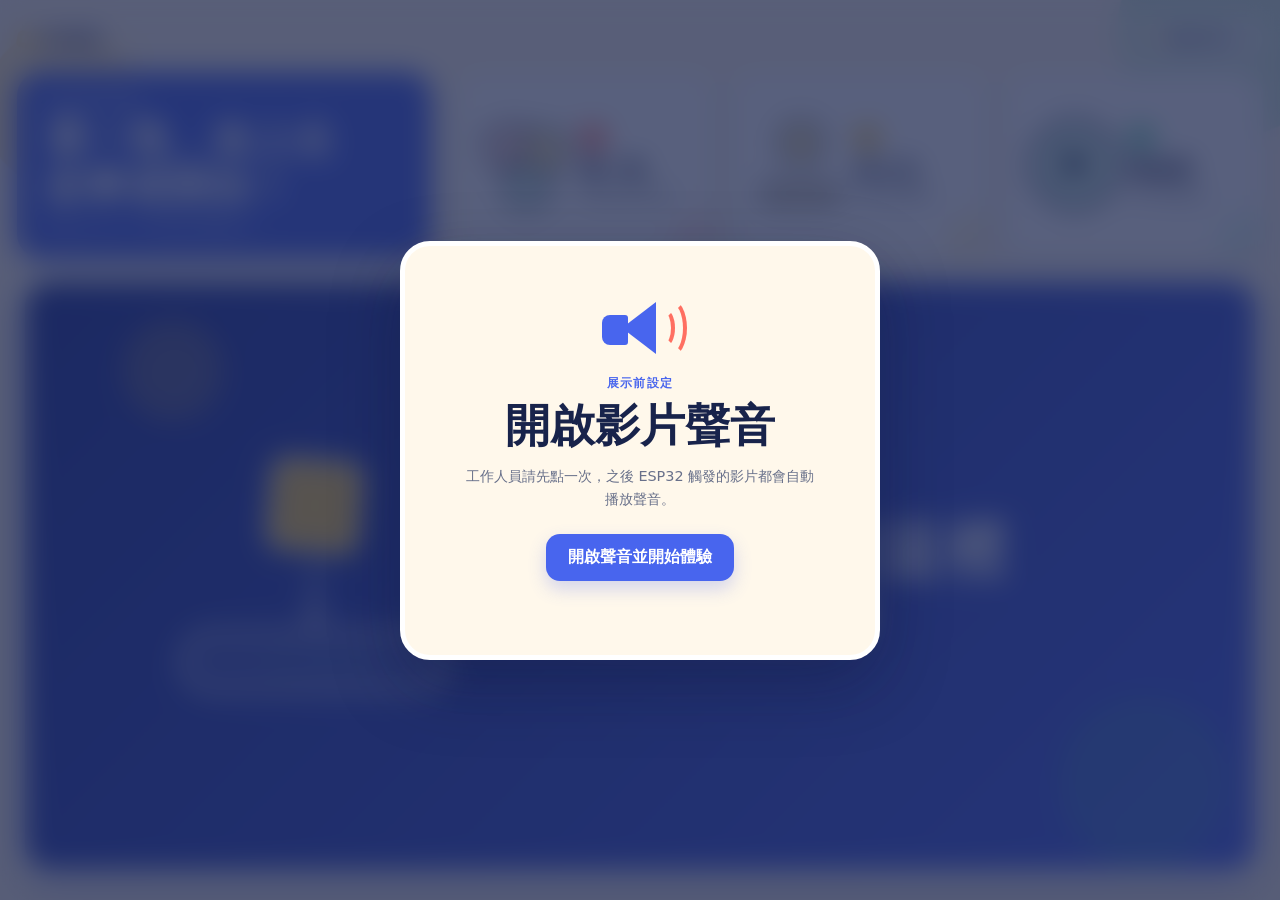
<file: index.html>
<!doctype html>
<html lang="zh-Hant">
  <head>
    <meta charset="utf-8" />
    <meta name="viewport" content="width=device-width, initial-scale=1" />
    <meta name="theme-color" content="#fff8eb" />
    <meta name="apple-mobile-web-app-capable" content="yes" />
    <meta name="apple-mobile-web-app-status-bar-style" content="black-translucent" />
    <title>板塊互動故事牆</title>
    <meta name="description" content="選一塊、放上去，故事就開始。" />
    <link rel="stylesheet" href="styles.css" />
  </head>
  <body>
    <section class="sound-setup" id="soundSetup" aria-labelledby="soundTitle">
      <div class="sound-panel">
        <div class="speaker-mark" aria-hidden="true"><i></i><i></i></div>
        <p class="sound-label">展示前設定</p>
        <h2 id="soundTitle">開啟影片聲音</h2>
        <span>工作人員請先點一次，之後 ESP32 觸發的影片都會自動播放聲音。</span>
        <button id="enableSoundButton" type="button">開啟聲音並開始體驗</button>
        <small id="soundError" aria-live="polite"></small>
      </div>
    </section>

    <main class="shell">
      <header class="topbar">
        <div class="welcome">
          <span class="welcome-mark" aria-hidden="true"></span>
          <span>歡迎體驗</span>
        </div>
        <div class="connection" aria-live="polite">
          <span class="status-dot" aria-hidden="true"></span>
          <span id="connectionText">體驗準備中…</span>
        </div>
      </header>

      <section class="guide" aria-labelledby="guideTitle">
        <div class="guide-title">
          <p>板塊互動故事牆</p>
          <h1 id="guideTitle">選一塊，放上去<br />故事就開始！</h1>
          <span>每次放一塊，平平地貼在感應區上。</span>
        </div>

        <ol class="steps" aria-label="體驗步驟">
          <li class="step step-one">
            <div class="step-icon pick-icon" aria-hidden="true">
              <i></i><i></i><i></i>
            </div>
            <div class="step-copy">
              <span>1</span>
              <strong>選一塊</strong>
              <small>挑選喜歡的板塊</small>
            </div>
          </li>
          <li class="step step-two">
            <div class="step-icon place-icon" aria-hidden="true">
              <i></i><b></b>
            </div>
            <div class="step-copy">
              <span>2</span>
              <strong>放上去</strong>
              <small>平放在感應區</small>
            </div>
          </li>
          <li class="step step-three">
            <div class="step-icon play-icon" aria-hidden="true">
              <i></i>
            </div>
            <div class="step-copy">
              <span>3</span>
              <strong>看故事</strong>
              <small>影片自動播放</small>
            </div>
          </li>
        </ol>
      </section>

      <section class="stage" aria-label="故事影片播放區">
        <video
          id="mainVideo"
          playsinline
          muted
          preload="auto"
          aria-label="目前播放的故事影片"
        ></video>

        <div class="idle-state">
          <div class="place-visual" aria-hidden="true">
            <div class="floating-tile"><i></i></div>
            <div class="down-arrow"></div>
            <div class="sensor-pad"><i></i><i></i><i></i></div>
          </div>
          <div class="idle-copy">
            <p>把板塊放在這裡</p>
            <span>沒有播放？拿起來，再平放一次就可以囉！</span>
          </div>
        </div>

        <div class="finished-state" aria-live="polite">
          <div class="finished-mark" aria-hidden="true"><i></i></div>
          <p>故事看完囉！</p>
          <span>請拿起板塊，再選一塊繼續體驗</span>
        </div>

        <div class="playing-badge" aria-hidden="true">
          <i></i><span>故事播放中</span>
        </div>
      </section>
    </main>

    <noscript>請啟用 JavaScript 以開始體驗。</noscript>
    <script src="vendor/mqtt.min.js"></script>
    <script src="app.js"></script>
  </body>
</html>
</file>
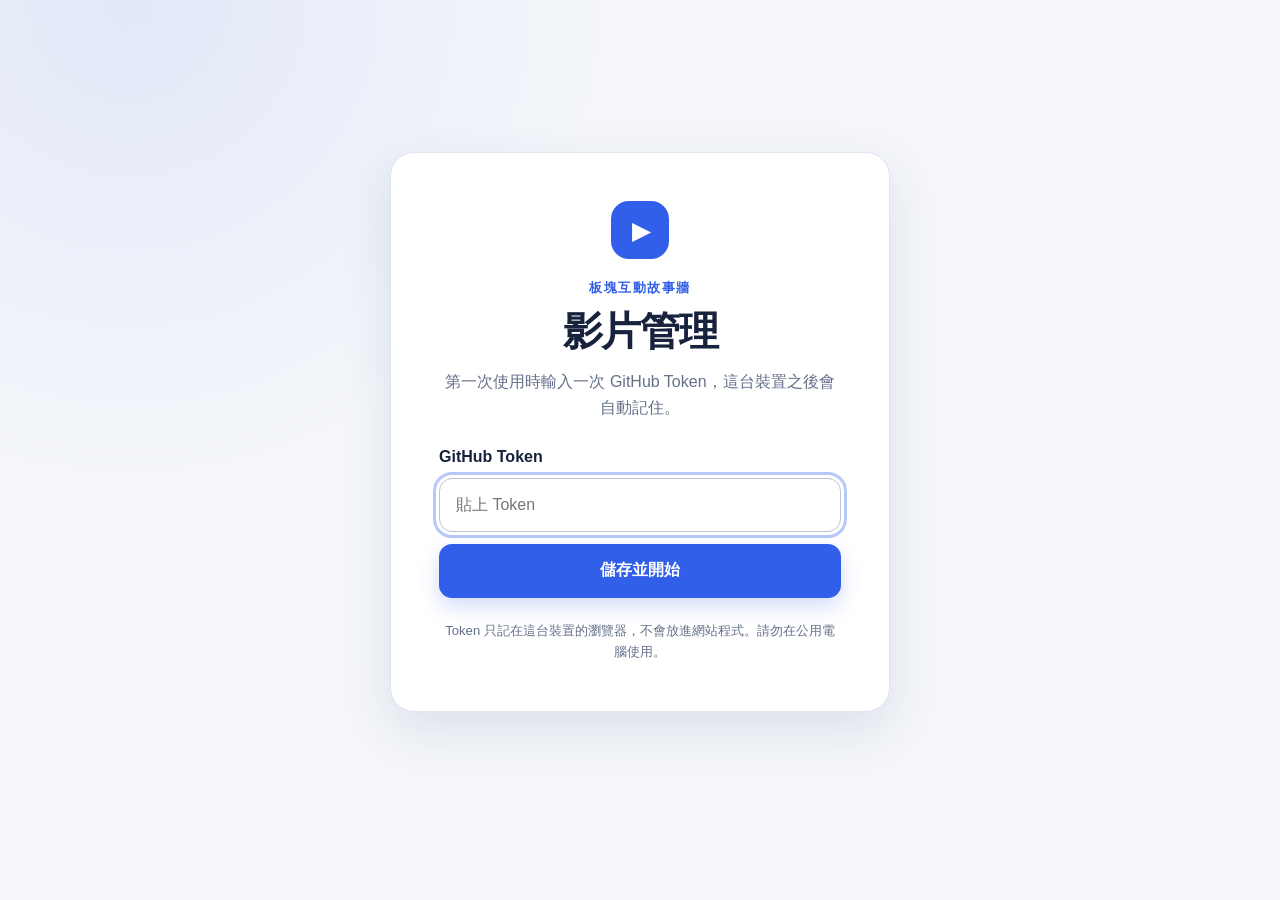
<file: admin.html>
<!doctype html>
<html lang="zh-Hant">
  <head>
    <meta charset="utf-8">
    <meta name="viewport" content="width=device-width, initial-scale=1, viewport-fit=cover">
    <meta name="robots" content="noindex, nofollow">
    <meta name="referrer" content="no-referrer">
    <meta http-equiv="Content-Security-Policy" content="default-src 'self'; connect-src 'self' https://api.github.com; img-src 'self' data:; media-src 'self' blob: https://raw.githubusercontent.com; style-src 'self'; script-src 'self'; base-uri 'none'; form-action 'none'">
    <title>更新展示影片</title>
    <link rel="icon" href="data:,">
    <link rel="stylesheet" href="admin.css?v=4">
    <script src="admin.js?v=4" defer></script>
  </head>
  <body>
    <div class="page-shell">
      <section id="bootScreen" class="center-card" aria-live="polite">
        <div class="spinner" aria-hidden="true"></div>
        <p>正在開啟影片管理…</p>
      </section>

      <section id="tokenScreen" class="center-card" hidden>
        <div class="brand-mark" aria-hidden="true">▶</div>
        <p class="eyebrow">板塊互動故事牆</p>
        <h1>影片管理</h1>
        <p class="lead">第一次使用時輸入一次 GitHub Token，這台裝置之後會自動記住。</p>

        <form id="tokenForm" class="token-form">
          <label for="tokenInput">GitHub Token</label>
          <input
            id="tokenInput"
            name="token"
            type="password"
            autocomplete="off"
            autocapitalize="none"
            spellcheck="false"
            placeholder="貼上 Token"
            required
          >
          <button id="saveTokenButton" class="primary-button" type="submit">儲存並開始</button>
        </form>

        <p id="tokenMessage" class="message" role="alert" hidden></p>
        <p class="privacy-note">Token 只記在這台裝置的瀏覽器，不會放進網站程式。請勿在公用電腦使用。</p>
      </section>

      <main id="managerScreen" class="manager" hidden>
        <header class="topbar">
          <div>
            <p class="eyebrow">板塊互動故事牆</p>
            <h1>更新展示影片</h1>
          </div>
          <button id="changeTokenButton" class="text-button" type="button">更換 Token</button>
        </header>

        <p class="intro">選好要更換的編號，再選擇新影片。網站會自動轉成適合 iPad 的格式。</p>

        <section class="step-card" aria-labelledby="choose-node-title">
          <div class="step-heading">
            <span class="step-number" aria-hidden="true">1</span>
            <div>
              <h2 id="choose-node-title">選擇要換第幾個影片</h2>
              <p>影片編號會對應牆上的三個板塊。</p>
            </div>
          </div>

          <fieldset class="node-picker">
            <legend class="visually-hidden">選擇影片編號</legend>
            <input id="node1" type="radio" name="node" value="1" checked>
            <label for="node1"><span>1</span>影片 1</label>
            <input id="node2" type="radio" name="node" value="2">
            <label for="node2"><span>2</span>影片 2</label>
            <input id="node3" type="radio" name="node" value="3">
            <label for="node3"><span>3</span>影片 3</label>
          </fieldset>

          <div class="current-video">
            <div class="section-label-row">
              <p>目前的影片 <strong id="currentNodeLabel">1</strong></p>
              <span id="currentVideoInfo" class="file-info">讀取中…</span>
            </div>
            <video id="currentVideo" controls playsinline preload="metadata"></video>
            <p id="currentVideoMissing" class="empty-message" hidden>這個位置目前沒有影片，可以直接上傳。</p>
          </div>
        </section>

        <section class="step-card" aria-labelledby="choose-file-title">
          <div class="step-heading">
            <span class="step-number" aria-hidden="true">2</span>
            <div>
              <h2 id="choose-file-title">選擇新的影片</h2>
              <p>MP4、MOV、MKV、AVI、WebM 都可以，選完不會立刻上傳。</p>
            </div>
          </div>

          <div class="conversion-note">
            <strong>自動轉檔</strong>
            <span>GitHub 會把影片轉成 H.264 + AAC MP4，並自動壓縮到可發布的大小。</span>
          </div>

          <input id="videoFileInput" class="file-input" type="file" accept="video/*,.mkv,.avi,.mov,.m4v,.webm">
          <label class="file-button" for="videoFileInput">選擇影片</label>
          <p id="selectedFileName" class="selected-file">尚未選擇影片</p>

          <div id="newVideoPanel" class="new-video" hidden>
            <p>新影片預覽</p>
            <video id="newVideo" controls playsinline preload="metadata"></video>
            <p id="newVideoHint" class="preview-hint">如果這個格式無法預覽，仍然可以上傳並自動轉檔。</p>
          </div>
        </section>

        <section class="step-card upload-step" aria-labelledby="upload-title">
          <div class="step-heading">
            <span class="step-number" aria-hidden="true">3</span>
            <div>
              <h2 id="upload-title">上傳並自動轉檔</h2>
              <p id="uploadSummary">轉檔完成後會替換「影片 1」。</p>
            </div>
          </div>

          <button id="uploadButton" class="primary-button upload-button" type="button" disabled>
            上傳並自動轉檔影片 1
          </button>
          <div id="jobProgress" class="job-progress" hidden>
            <div
              id="progressTrack"
              class="progress-track"
              role="progressbar"
              aria-label="影片處理進度"
              aria-valuemin="0"
              aria-valuemax="100"
              aria-valuenow="0"
            >
              <span id="progressBar"></span>
            </div>
            <p id="progressText">準備中…</p>
          </div>
          <p id="uploadMessage" class="message" role="status" aria-live="polite" hidden></p>
        </section>

        <p class="footer-note">上傳後可以關閉此頁；GitHub 會繼續轉檔。完成後，牆內 iPad 最晚約 5 分鐘會取得新影片。</p>
      </main>
    </div>

    <noscript>此管理頁需要啟用 JavaScript。</noscript>
  </body>
</html>
</file>
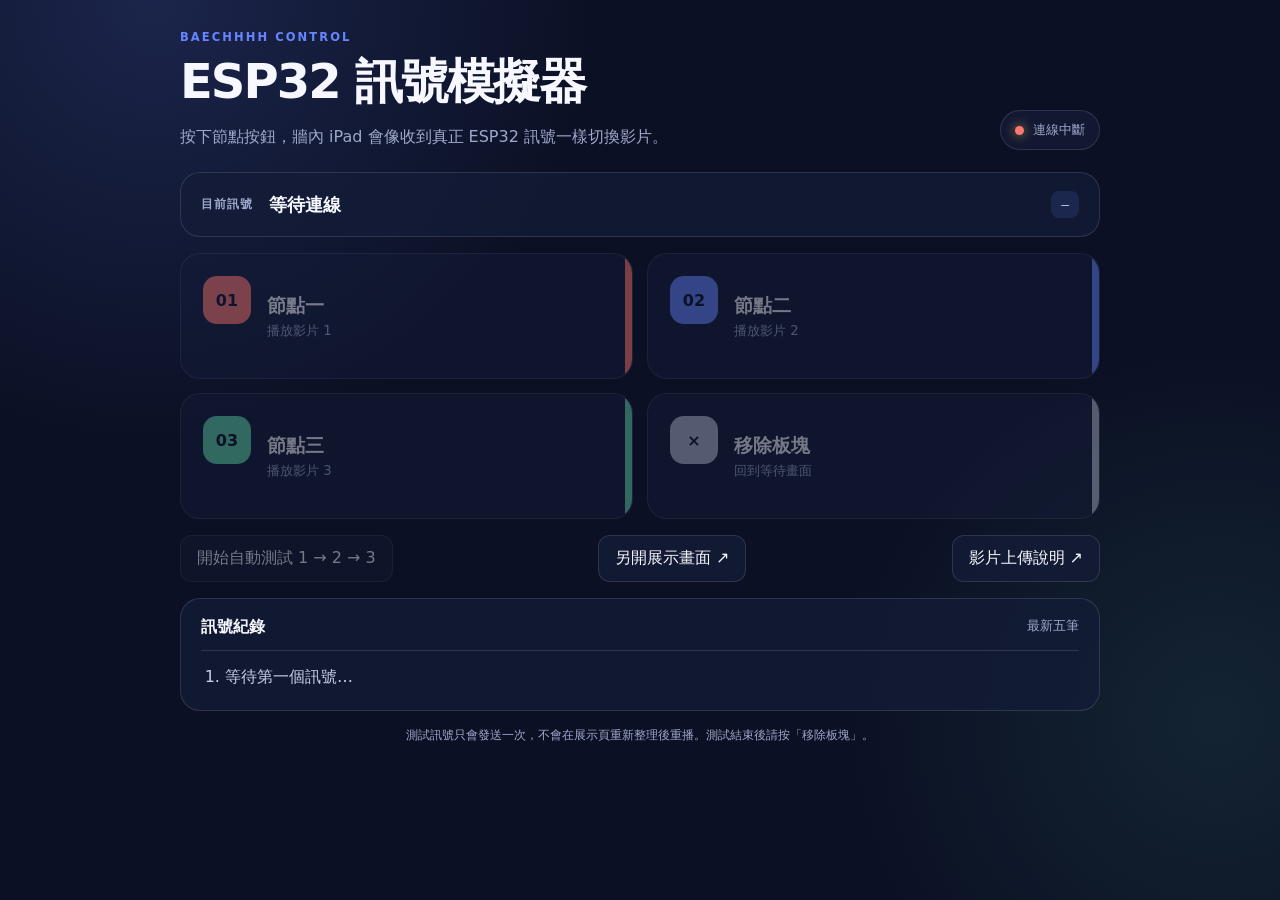
<file: test.html>
<!doctype html>
<html lang="zh-Hant">
  <head>
    <meta charset="utf-8" />
    <meta name="viewport" content="width=device-width, initial-scale=1" />
    <meta name="theme-color" content="#10162f" />
    <meta name="robots" content="noindex, nofollow" />
    <title>ESP32 訊號模擬器</title>
    <link rel="stylesheet" href="test.css" />
  </head>
  <body>
    <main class="controller">
      <header>
        <div>
          <p class="eyebrow">BAECHHHH CONTROL</p>
          <h1>ESP32 訊號模擬器</h1>
          <p class="intro">按下節點按鈕，牆內 iPad 會像收到真正 ESP32 訊號一樣切換影片。</p>
        </div>
        <div class="connection" id="connection" aria-live="polite">
          <i></i><span id="connectionText">正在連線…</span>
        </div>
      </header>

      <section class="state-card" aria-live="polite">
        <span>目前訊號</span>
        <strong id="currentState">等待連線</strong>
        <code id="currentMessage">—</code>
      </section>

      <section class="controls" aria-label="模擬 ESP32 節點訊號">
        <button class="node-button node-one" type="button" data-message="ON|1" disabled>
          <span>01</span><strong>節點一</strong><small>播放影片 1</small>
        </button>
        <button class="node-button node-two" type="button" data-message="ON|2" disabled>
          <span>02</span><strong>節點二</strong><small>播放影片 2</small>
        </button>
        <button class="node-button node-three" type="button" data-message="ON|3" disabled>
          <span>03</span><strong>節點三</strong><small>播放影片 3</small>
        </button>
        <button class="node-button node-off" type="button" data-message="OFF|0" disabled>
          <span>×</span><strong>移除板塊</strong><small>回到等待畫面</small>
        </button>
      </section>

      <section class="tools">
        <button id="autoButton" type="button" disabled>開始自動測試 1 → 2 → 3</button>
        <a href="./" target="_blank" rel="noopener">另開展示畫面 ↗</a>
        <a href="https://github.com/Axoled-Student/Baechhhh/blob/main/VIDEO_GUIDE.md" target="_blank" rel="noopener">影片上傳說明 ↗</a>
      </section>

      <section class="log-card">
        <div class="log-heading"><span>訊號紀錄</span><small>最新五筆</small></div>
        <ol id="eventLog"><li>等待第一個訊號…</li></ol>
      </section>

      <p class="notice">測試訊號只會發送一次，不會在展示頁重新整理後重播。測試結束後請按「移除板塊」。</p>
    </main>

    <script src="vendor/mqtt.min.js"></script>
    <script src="test.js"></script>
  </body>
</html>
</file>
<file: styles.css>
:root {
  color-scheme: light;
  --paper: #fff8eb;
  --white: #ffffff;
  --ink: #18234b;
  --muted: #68708a;
  --blue: #4865ee;
  --blue-dark: #283b9f;
  --coral: #ff6f61;
  --yellow: #ffd45c;
  --mint: #5bc9a5;
  --line: rgba(24, 35, 75, 0.12);
}

* {
  box-sizing: border-box;
}

html,
body {
  width: 100%;
  min-width: 320px;
  min-height: 100%;
  margin: 0;
  overflow: hidden;
  background: var(--paper);
}

.sound-setup {
  position: fixed;
  inset: 0;
  z-index: 20000;
  display: grid;
  place-items: center;
  padding: 24px;
  background: rgba(24, 35, 75, 0.72);
  backdrop-filter: blur(14px);
  transition: opacity 220ms ease, visibility 220ms ease;
}

.sound-setup.hidden {
  visibility: hidden;
  opacity: 0;
  pointer-events: none;
}

.sound-panel {
  display: grid;
  justify-items: center;
  width: min(480px, 100%);
  padding: clamp(28px, 5vw, 46px);
  border: 5px solid var(--white);
  border-radius: 30px;
  color: var(--ink);
  text-align: center;
  background: var(--paper);
  box-shadow: 0 24px 70px rgba(10, 16, 48, 0.32);
}

.speaker-mark {
  position: relative;
  width: 86px;
  height: 72px;
  margin-bottom: 12px;
}

.speaker-mark::before {
  content: "";
  position: absolute;
  top: 23px;
  left: 5px;
  width: 26px;
  height: 30px;
  border-radius: 8px 3px 3px 8px;
  background: var(--blue);
}

.speaker-mark::after {
  content: "";
  position: absolute;
  top: 10px;
  left: 25px;
  width: 0;
  height: 0;
  border-top: 26px solid transparent;
  border-right: 34px solid var(--blue);
  border-bottom: 26px solid transparent;
}

.speaker-mark i {
  position: absolute;
  top: 50%;
  left: 58px;
  border: 4px solid var(--coral);
  border-top-color: transparent;
  border-bottom-color: transparent;
  border-left-color: transparent;
  border-radius: 50%;
  transform: translateY(-50%);
}

.speaker-mark i:nth-child(1) { width: 20px; height: 38px; }
.speaker-mark i:nth-child(2) { width: 32px; height: 58px; }

.sound-label {
  margin: 0 0 5px;
  color: var(--blue);
  font-size: 0.72rem;
  font-weight: 850;
  letter-spacing: 0.12em;
}

.sound-panel h2 {
  margin: 0;
  font-size: clamp(1.8rem, 5vw, 2.8rem);
}

.sound-panel > span {
  max-width: 350px;
  margin-top: 9px;
  color: var(--muted);
  font-family: "Noto Sans TC", "Microsoft JhengHei", system-ui, sans-serif;
  font-size: 0.9rem;
  line-height: 1.65;
}

#enableSoundButton {
  margin-top: 22px;
  padding: 13px 22px;
  border: 0;
  border-radius: 14px;
  color: var(--white);
  font: inherit;
  font-weight: 800;
  background: var(--blue);
  box-shadow: 0 8px 18px rgba(72, 101, 238, 0.24);
  cursor: pointer;
}

#enableSoundButton:disabled {
  cursor: wait;
  opacity: 0.65;
}

#soundError {
  min-height: 1.4em;
  margin-top: 10px;
  color: #c43e4a;
  font-size: 0.78rem;
}

body {
  color: var(--ink);
  font-family: "Arial Rounded MT Bold", "Noto Sans TC", "Microsoft JhengHei", system-ui, sans-serif;
  background:
    radial-gradient(circle at 5% 12%, rgba(255, 212, 92, 0.28) 0 80px, transparent 82px),
    radial-gradient(circle at 96% 3%, rgba(91, 201, 165, 0.22) 0 110px, transparent 112px),
    var(--paper);
  user-select: none;
  -webkit-user-select: none;
}

.shell {
  display: grid;
  grid-template-rows: auto auto minmax(0, 1fr);
  gap: clamp(10px, 1.7vh, 18px);
  width: min(1280px, calc(100% - 34px));
  height: 100vh;
  height: 100svh;
  margin: 0 auto;
  padding: clamp(14px, 2.5vh, 26px) 0;
}

.topbar {
  display: flex;
  align-items: center;
  justify-content: space-between;
  min-height: 30px;
}

.welcome,
.connection {
  display: flex;
  align-items: center;
  gap: 8px;
  font-size: clamp(0.72rem, 1.2vw, 0.86rem);
  font-weight: 700;
}

.welcome {
  color: var(--blue-dark);
  letter-spacing: 0.08em;
}

.welcome-mark {
  width: 17px;
  height: 17px;
  border: 5px solid var(--yellow);
  border-radius: 5px;
  transform: rotate(12deg);
}

.connection {
  padding: 7px 12px;
  border: 1px solid var(--line);
  border-radius: 999px;
  color: var(--muted);
  background: rgba(255, 255, 255, 0.74);
}

.status-dot {
  width: 8px;
  height: 8px;
  border-radius: 50%;
  background: var(--yellow);
  box-shadow: 0 0 0 4px rgba(255, 212, 92, 0.2);
}

.connection.connected {
  color: #18765c;
}

.connection.connected .status-dot {
  background: var(--mint);
  box-shadow: 0 0 0 4px rgba(91, 201, 165, 0.18);
}

.guide {
  display: grid;
  grid-template-columns: minmax(270px, 0.82fr) minmax(560px, 1.6fr);
  align-items: stretch;
  gap: clamp(14px, 2vw, 24px);
}

.guide-title {
  display: grid;
  align-content: center;
  padding: clamp(14px, 2vw, 22px) clamp(18px, 2.5vw, 28px);
  border-radius: 24px;
  color: var(--white);
  background: var(--blue);
  box-shadow: 0 12px 28px rgba(72, 101, 238, 0.2);
}

.guide-title > p {
  margin: 0 0 5px;
  color: rgba(255, 255, 255, 0.72);
  font-size: clamp(0.66rem, 1vw, 0.78rem);
  font-weight: 700;
  letter-spacing: 0.12em;
}

.guide-title h1 {
  margin: 0;
  font-size: clamp(1.6rem, 3.2vw, 2.55rem);
  line-height: 1.16;
  letter-spacing: 0.01em;
}

.guide-title > span {
  margin-top: 8px;
  color: rgba(255, 255, 255, 0.8);
  font-family: "Noto Sans TC", "Microsoft JhengHei", system-ui, sans-serif;
  font-size: clamp(0.7rem, 1.15vw, 0.86rem);
}

.steps {
  display: grid;
  grid-template-columns: repeat(3, 1fr);
  gap: clamp(8px, 1.2vw, 14px);
  margin: 0;
  padding: 0;
  list-style: none;
}

.step {
  position: relative;
  display: grid;
  grid-template-columns: 48% 52%;
  align-items: center;
  min-width: 0;
  overflow: hidden;
  padding: clamp(10px, 1.5vw, 16px);
  border: 2px solid rgba(24, 35, 75, 0.07);
  border-radius: 22px;
  background: var(--white);
  box-shadow: 0 8px 20px rgba(40, 59, 159, 0.07);
}

.step::after {
  content: "";
  position: absolute;
  right: -18px;
  bottom: -18px;
  width: 62px;
  height: 62px;
  border-radius: 50%;
  background: var(--step-soft);
}

.step-one { --step-color: var(--coral); --step-soft: rgba(255, 111, 97, 0.13); }
.step-two { --step-color: var(--yellow); --step-soft: rgba(255, 212, 92, 0.2); }
.step-three { --step-color: var(--mint); --step-soft: rgba(91, 201, 165, 0.14); }

.step-icon {
  position: relative;
  width: clamp(56px, 8vw, 88px);
  height: clamp(56px, 8vw, 88px);
  margin: auto;
}

.pick-icon i {
  position: absolute;
  width: 48%;
  aspect-ratio: 1;
  border: 3px solid var(--ink);
  border-radius: 10px;
  background: var(--white);
}

.pick-icon i:nth-child(1) { top: 5%; left: 5%; transform: rotate(-12deg); background: #ffe1dc; }
.pick-icon i:nth-child(2) { top: 10%; right: 5%; transform: rotate(9deg); background: #fff1bd; }
.pick-icon i:nth-child(3) { right: 26%; bottom: 2%; transform: rotate(-3deg); background: #d9f4e9; }

.place-icon i {
  position: absolute;
  top: 2%;
  left: 27%;
  width: 46%;
  aspect-ratio: 1;
  border: 3px solid var(--ink);
  border-radius: 10px;
  background: #fff1bd;
  animation: place-tile 1.5s ease-in-out infinite;
}

.place-icon b {
  position: absolute;
  right: 5%;
  bottom: 7%;
  left: 5%;
  height: 20%;
  border: 3px solid var(--ink);
  border-radius: 999px;
  background: rgba(255, 212, 92, 0.35);
}

@keyframes place-tile {
  50% { transform: translateY(12px); }
}

.play-icon {
  border: 4px solid var(--ink);
  border-radius: 50%;
  background: #d9f4e9;
}

.play-icon i {
  position: absolute;
  top: 28%;
  left: 39%;
  width: 0;
  height: 0;
  border-top: 16px solid transparent;
  border-bottom: 16px solid transparent;
  border-left: 24px solid var(--ink);
}

.step-copy {
  position: relative;
  z-index: 1;
  min-width: 0;
}

.step-copy > span {
  display: grid;
  place-items: center;
  width: 24px;
  height: 24px;
  margin-bottom: 6px;
  border-radius: 8px;
  color: var(--white);
  font-size: 0.72rem;
  font-weight: 900;
  background: var(--step-color);
}

.step-two .step-copy > span {
  color: var(--ink);
}

.step-copy strong,
.step-copy small {
  display: block;
}

.step-copy strong {
  font-size: clamp(0.98rem, 1.65vw, 1.3rem);
  white-space: nowrap;
}

.step-copy small {
  margin-top: 3px;
  color: var(--muted);
  font-family: "Noto Sans TC", "Microsoft JhengHei", system-ui, sans-serif;
  font-size: clamp(0.65rem, 1.05vw, 0.79rem);
  white-space: nowrap;
}

.stage {
  position: relative;
  min-height: 0;
  overflow: hidden;
  border: clamp(5px, 0.7vw, 8px) solid var(--white);
  border-radius: clamp(24px, 3vw, 34px);
  background: #202f83;
  box-shadow: 0 18px 42px rgba(40, 59, 159, 0.16);
}

.stage.has-video {
  position: fixed;
  inset: 0;
  z-index: 9999;
  width: 100vw;
  height: 100vh;
  height: 100dvh;
  border: 0;
  border-radius: 0;
  background: #000;
  box-shadow: none;
}

body.video-playing {
  overflow: hidden;
  background: #000;
}

#mainVideo {
  position: absolute;
  inset: 0;
  z-index: 2;
  width: 100%;
  height: 100%;
  object-fit: cover;
  opacity: 0;
  transition: opacity 300ms ease;
}

.stage.has-video #mainVideo {
  opacity: 1;
  object-fit: contain;
}

.idle-state {
  position: absolute;
  inset: 0;
  display: grid;
  grid-template-columns: minmax(200px, 0.85fr) minmax(320px, 1.15fr);
  place-items: center;
  padding: clamp(18px, 4vw, 50px);
  color: var(--white);
  background:
    radial-gradient(circle at 12% 15%, rgba(255, 212, 92, 0.22) 0 50px, transparent 52px),
    radial-gradient(circle at 91% 85%, rgba(91, 201, 165, 0.2) 0 85px, transparent 87px),
    linear-gradient(135deg, #263a9e, #4b65ef);
  transition: opacity 220ms ease;
}

.stage.has-video .idle-state {
  opacity: 0;
}

.finished-state {
  position: absolute;
  inset: 0;
  display: grid;
  place-content: center;
  justify-items: center;
  padding: 30px;
  text-align: center;
  color: var(--ink);
  background:
    radial-gradient(circle at 20% 20%, rgba(255, 212, 92, 0.34) 0 65px, transparent 67px),
    radial-gradient(circle at 82% 82%, rgba(91, 201, 165, 0.28) 0 95px, transparent 97px),
    var(--paper);
  opacity: 0;
  pointer-events: none;
  transition: opacity 220ms ease;
}

.stage.finished .idle-state {
  opacity: 0;
}

.stage.finished .finished-state {
  opacity: 1;
}

.finished-mark {
  position: relative;
  width: clamp(64px, 9vw, 100px);
  aspect-ratio: 1;
  border-radius: 50%;
  background: var(--mint);
  box-shadow: 0 10px 24px rgba(91, 201, 165, 0.24);
}

.finished-mark i {
  position: absolute;
  top: 28%;
  left: 25%;
  width: 48%;
  height: 28%;
  border-bottom: 7px solid var(--white);
  border-left: 7px solid var(--white);
  transform: rotate(-45deg);
}

.finished-state p {
  margin: 18px 0 6px;
  font-size: clamp(2rem, 5vw, 4rem);
  font-weight: 900;
}

.finished-state span {
  color: var(--muted);
  font-size: clamp(0.9rem, 1.8vw, 1.2rem);
  font-weight: 700;
}

.place-visual {
  position: relative;
  width: clamp(170px, 24vw, 270px);
  height: clamp(150px, 21vw, 235px);
}

.floating-tile {
  position: absolute;
  top: 0;
  left: 50%;
  width: 35%;
  aspect-ratio: 1;
  border: 4px solid var(--white);
  border-radius: 18px;
  background: var(--yellow);
  box-shadow: 8px 10px 0 rgba(24, 35, 75, 0.22);
  transform: translateX(-50%) rotate(5deg);
  animation: float-tile 1.6s ease-in-out infinite alternate;
}

.floating-tile i {
  position: absolute;
  inset: 18%;
  border: 3px solid rgba(24, 35, 75, 0.25);
  border-radius: 10px;
}

@keyframes float-tile {
  to { transform: translate(-50%, 8px) rotate(-2deg); }
}

.down-arrow {
  position: absolute;
  top: 44%;
  left: 50%;
  width: 4px;
  height: 25%;
  border-radius: 999px;
  background: var(--white);
  transform: translateX(-50%);
}

.down-arrow::after {
  content: "";
  position: absolute;
  bottom: -1px;
  left: 50%;
  width: 13px;
  height: 13px;
  border-right: 4px solid var(--white);
  border-bottom: 4px solid var(--white);
  transform: translateX(-50%) rotate(45deg);
}

.sensor-pad {
  position: absolute;
  right: 0;
  bottom: 0;
  left: 0;
  height: 27%;
  border: 4px solid var(--white);
  border-radius: 999px;
  background: rgba(255, 255, 255, 0.12);
}

.sensor-pad i {
  position: absolute;
  top: 50%;
  width: 8px;
  height: 8px;
  border-radius: 50%;
  background: var(--mint);
  transform: translateY(-50%);
}

.sensor-pad i:nth-child(1) { left: 36%; }
.sensor-pad i:nth-child(2) { left: 50%; }
.sensor-pad i:nth-child(3) { left: 64%; }

.idle-copy {
  justify-self: start;
}

.idle-copy p {
  margin: 0 0 10px;
  font-size: clamp(2rem, 5vw, 4.3rem);
  font-weight: 900;
  line-height: 1.1;
  letter-spacing: 0.01em;
}

.idle-copy span {
  display: inline-block;
  padding: 9px 15px;
  border-radius: 999px;
  color: #263a9e;
  font-family: "Noto Sans TC", "Microsoft JhengHei", system-ui, sans-serif;
  font-size: clamp(0.73rem, 1.3vw, 0.95rem);
  font-weight: 700;
  background: var(--white);
}

.playing-badge {
  position: absolute;
  z-index: 3;
  right: 16px;
  bottom: 14px;
  display: flex;
  align-items: center;
  gap: 7px;
  padding: 8px 12px;
  border-radius: 999px;
  color: var(--white);
  font-size: 0.72rem;
  font-weight: 700;
  background: rgba(24, 35, 75, 0.68);
  opacity: 0;
  backdrop-filter: blur(10px);
  transition: opacity 220ms ease;
}

.stage.has-video .playing-badge {
  opacity: 1;
}

.playing-badge i {
  width: 7px;
  height: 7px;
  border-radius: 50%;
  background: var(--mint);
}

@media (max-width: 900px) {
  .guide {
    grid-template-columns: 1fr;
  }

  .guide-title {
    grid-template-columns: 1fr auto;
    align-items: end;
  }

  .guide-title > p,
  .guide-title h1 {
    grid-column: 1;
  }

  .guide-title > span {
    grid-column: 2;
    grid-row: 1 / span 2;
    max-width: 180px;
    text-align: right;
  }

  .step {
    min-height: 112px;
  }

  .idle-state {
    grid-template-columns: 42% 58%;
  }
}

@media (max-width: 620px) {
  html,
  body {
    overflow: auto;
  }

  .shell {
    height: auto;
    min-height: 100svh;
  }

  .guide-title > span,
  .step-copy small {
    display: none;
  }

  .step {
    grid-template-columns: 1fr;
    justify-items: center;
    min-height: 120px;
    text-align: center;
  }

  .step-icon {
    width: 54px;
    height: 54px;
  }

  .step-copy > span {
    position: absolute;
    top: -58px;
    left: -18px;
  }

  .stage {
    min-height: 55vh;
  }

  .idle-state {
    grid-template-columns: 1fr;
  }

  .place-visual {
    width: 150px;
    height: 130px;
  }

  .idle-copy {
    justify-self: center;
    text-align: center;
  }
}

@media (prefers-reduced-motion: reduce) {
  *, *::before, *::after {
    animation-duration: 0.01ms !important;
    animation-iteration-count: 1 !important;
    transition-duration: 0.01ms !important;
  }
}
</file>
<file: admin.css>
:root {
  color-scheme: light;
  --ink: #17233d;
  --muted: #64708a;
  --line: #dfe5ef;
  --paper: #ffffff;
  --canvas: #f4f6fa;
  --blue: #315fe9;
  --blue-dark: #234ac4;
  --blue-soft: #edf2ff;
  --green: #147a55;
  --red: #b52a38;
  --shadow: 0 18px 50px rgba(39, 54, 89, 0.11);
  font-family: -apple-system, BlinkMacSystemFont, "Segoe UI", "Noto Sans TC", sans-serif;
}

* {
  box-sizing: border-box;
}

body {
  min-width: 320px;
  min-height: 100vh;
  margin: 0;
  color: var(--ink);
  background:
    radial-gradient(circle at 10% 0%, rgba(49, 95, 233, 0.09), transparent 30rem),
    var(--canvas);
}

button,
input {
  font: inherit;
}

button,
label[for] {
  -webkit-tap-highlight-color: transparent;
}

button:focus-visible,
input:focus-visible,
label:focus-within {
  outline: 3px solid rgba(49, 95, 233, 0.35);
  outline-offset: 3px;
}

[hidden] {
  display: none !important;
}

.page-shell {
  width: min(900px, calc(100% - 32px));
  margin: 0 auto;
  padding: max(32px, env(safe-area-inset-top)) 0 max(48px, env(safe-area-inset-bottom));
}

.center-card {
  width: min(500px, 100%);
  margin: min(14vh, 120px) auto 0;
  padding: clamp(28px, 6vw, 48px);
  text-align: center;
  background: var(--paper);
  border: 1px solid var(--line);
  border-radius: 24px;
  box-shadow: var(--shadow);
}

.brand-mark {
  display: grid;
  width: 58px;
  height: 58px;
  margin: 0 auto 20px;
  place-items: center;
  color: #fff;
  background: var(--blue);
  border-radius: 18px;
  font-size: 25px;
  padding-left: 3px;
}

.eyebrow {
  margin: 0 0 7px;
  color: var(--blue);
  font-size: 0.82rem;
  font-weight: 800;
  letter-spacing: 0.12em;
}

h1,
h2,
p {
  margin-top: 0;
}

h1 {
  margin-bottom: 10px;
  font-size: clamp(1.8rem, 5vw, 2.5rem);
  letter-spacing: -0.035em;
}

h2 {
  margin-bottom: 5px;
  font-size: clamp(1.1rem, 3vw, 1.32rem);
}

.lead,
.intro,
.step-heading p,
.privacy-note,
.footer-note {
  color: var(--muted);
  line-height: 1.65;
}

.lead {
  margin-bottom: 26px;
}

.token-form {
  display: grid;
  gap: 12px;
  text-align: left;
}

.token-form label {
  font-weight: 750;
}

.token-form input {
  width: 100%;
  min-height: 54px;
  padding: 0 16px;
  color: var(--ink);
  background: #fff;
  border: 1px solid #bac4d5;
  border-radius: 13px;
}

.primary-button,
.file-button,
.text-button {
  border: 0;
  cursor: pointer;
  font-weight: 800;
}

.primary-button {
  min-height: 54px;
  padding: 13px 22px;
  color: #fff;
  background: var(--blue);
  border-radius: 13px;
  box-shadow: 0 8px 20px rgba(49, 95, 233, 0.22);
  transition: transform 150ms ease, background 150ms ease;
}

.primary-button:hover:not(:disabled) {
  background: var(--blue-dark);
  transform: translateY(-1px);
}

.primary-button:disabled {
  color: #98a3b9;
  background: #e4e8ef;
  box-shadow: none;
  cursor: not-allowed;
}

.privacy-note {
  margin: 22px 0 0;
  font-size: 0.82rem;
}

.spinner {
  width: 34px;
  height: 34px;
  margin: 0 auto 16px;
  border: 4px solid #dfe5f2;
  border-top-color: var(--blue);
  border-radius: 50%;
  animation: spin 0.8s linear infinite;
}

@keyframes spin {
  to { transform: rotate(360deg); }
}

.manager {
  display: grid;
  gap: 18px;
}

.topbar {
  display: flex;
  align-items: center;
  justify-content: space-between;
  gap: 20px;
  padding: 8px 2px;
}

.topbar h1 {
  margin: 0;
}

.text-button {
  flex: 0 0 auto;
  padding: 11px 15px;
  color: var(--blue);
  background: var(--blue-soft);
  border-radius: 11px;
}

.intro {
  margin: -4px 2px 2px;
  font-size: 1.05rem;
}

.step-card {
  padding: clamp(22px, 4vw, 32px);
  background: var(--paper);
  border: 1px solid var(--line);
  border-radius: 21px;
  box-shadow: 0 7px 24px rgba(43, 56, 87, 0.06);
}

.step-heading {
  display: flex;
  align-items: flex-start;
  gap: 15px;
  margin-bottom: 22px;
}

.step-heading p {
  margin: 0;
}

.step-number {
  display: grid;
  flex: 0 0 38px;
  width: 38px;
  height: 38px;
  place-items: center;
  color: #fff;
  background: var(--blue);
  border-radius: 12px;
  font-weight: 850;
}

.node-picker {
  display: grid;
  grid-template-columns: repeat(3, 1fr);
  gap: 12px;
  margin: 0 0 26px;
  padding: 0;
  border: 0;
}

.node-picker input {
  position: absolute;
  width: 1px;
  height: 1px;
  opacity: 0;
  pointer-events: none;
}

.node-picker label {
  display: flex;
  min-height: 78px;
  align-items: center;
  justify-content: center;
  gap: 10px;
  color: var(--ink);
  background: #f8f9fc;
  border: 2px solid var(--line);
  border-radius: 15px;
  cursor: pointer;
  font-weight: 800;
  transition: border 150ms ease, background 150ms ease, transform 150ms ease;
}

.node-picker label span {
  display: grid;
  width: 31px;
  height: 31px;
  place-items: center;
  color: var(--blue);
  background: var(--blue-soft);
  border-radius: 10px;
}

.node-picker input:checked + label {
  color: var(--blue);
  background: var(--blue-soft);
  border-color: var(--blue);
  transform: translateY(-1px);
}

.node-picker input:checked + label span {
  color: #fff;
  background: var(--blue);
}

.section-label-row {
  display: flex;
  align-items: baseline;
  justify-content: space-between;
  gap: 14px;
  margin-bottom: 9px;
}

.section-label-row p,
.new-video > p {
  margin: 0;
  font-weight: 750;
}

.file-info,
.selected-file {
  color: var(--muted);
  font-size: 0.9rem;
}

video {
  display: block;
  width: 100%;
  aspect-ratio: 16 / 9;
  object-fit: contain;
  background: #0c101b;
  border-radius: 14px;
}

.empty-message {
  display: grid;
  min-height: 130px;
  margin: 0;
  place-items: center;
  color: var(--muted);
  background: #f7f9fc;
  border: 1px dashed #cbd3df;
  border-radius: 14px;
}

.file-input {
  position: absolute;
  width: 1px;
  height: 1px;
  opacity: 0;
  pointer-events: none;
}

.file-button {
  display: inline-flex;
  min-height: 52px;
  align-items: center;
  justify-content: center;
  padding: 12px 22px;
  color: var(--blue);
  background: var(--blue-soft);
  border: 1px solid #c8d4ff;
  border-radius: 13px;
}

.selected-file {
  display: inline-block;
  margin: 0 0 0 12px;
}

.conversion-note {
  display: flex;
  align-items: flex-start;
  gap: 10px;
  margin: -4px 0 20px;
  padding: 13px 15px;
  color: #44516d;
  background: #f2f6ff;
  border: 1px solid #d7e1ff;
  border-radius: 13px;
  line-height: 1.55;
}

.conversion-note strong {
  flex: 0 0 auto;
  color: var(--blue);
}

.new-video {
  margin-top: 22px;
}

.new-video > p {
  margin-bottom: 9px;
}

.new-video .preview-hint {
  margin: 9px 0 0;
  color: var(--muted);
  font-size: 0.88rem;
  font-weight: 500;
}

.upload-step {
  border-color: #cfd9fb;
}

.upload-button {
  width: 100%;
  min-height: 60px;
  font-size: 1.08rem;
}

.job-progress {
  margin-top: 17px;
}

.progress-track {
  width: 100%;
  height: 12px;
  overflow: hidden;
  background: #e2e7f0;
  border-radius: 999px;
}

.progress-track span {
  display: block;
  width: 0;
  height: 100%;
  background: linear-gradient(90deg, var(--blue), #6f8cff);
  border-radius: inherit;
  transition: width 350ms ease;
}

.job-progress p {
  margin: 9px 2px 0;
  color: var(--muted);
  font-size: 0.92rem;
}

.message {
  margin: 14px 0 0;
  padding: 12px 14px;
  color: var(--ink);
  background: #f0f3f8;
  border-radius: 11px;
  line-height: 1.5;
}

.message[data-kind="success"] {
  color: var(--green);
  background: #eaf8f2;
}

.message[data-kind="error"] {
  color: var(--red);
  background: #fff0f1;
}

.footer-note {
  margin: 2px 0 0;
  text-align: center;
  font-size: 0.9rem;
}

.visually-hidden {
  position: absolute;
  width: 1px;
  height: 1px;
  padding: 0;
  margin: -1px;
  overflow: hidden;
  clip: rect(0, 0, 0, 0);
  white-space: nowrap;
  border: 0;
}

noscript {
  display: block;
  padding: 20px;
  text-align: center;
}

@media (max-width: 620px) {
  .page-shell {
    width: min(100% - 20px, 900px);
    padding-top: 18px;
  }

  .topbar {
    align-items: flex-start;
  }

  .topbar h1 {
    font-size: 1.7rem;
  }

  .node-picker {
    gap: 7px;
  }

  .node-picker label {
    min-height: 70px;
    flex-direction: column;
    gap: 5px;
    font-size: 0.9rem;
  }

  .section-label-row {
    align-items: flex-start;
    flex-direction: column;
    gap: 3px;
  }

  .selected-file {
    display: block;
    margin: 10px 0 0;
  }
}
</file>
<file: test.css>
:root {
  color-scheme: dark;
  --bg: #0b1024;
  --panel: #151c38;
  --line: rgba(255, 255, 255, 0.12);
  --text: #f7f8ff;
  --muted: #9fa8c9;
  --blue: #6685ff;
  --coral: #ff786d;
  --yellow: #ffd463;
  --mint: #5fd3aa;
}

* { box-sizing: border-box; }

body {
  min-width: 320px;
  min-height: 100vh;
  margin: 0;
  color: var(--text);
  font-family: "Noto Sans TC", "Microsoft JhengHei", system-ui, sans-serif;
  background:
    radial-gradient(circle at 12% 0%, rgba(102, 133, 255, 0.18), transparent 28rem),
    radial-gradient(circle at 95% 80%, rgba(95, 211, 170, 0.1), transparent 24rem),
    var(--bg);
}

button,
a { font: inherit; }

.controller {
  width: min(920px, calc(100% - 32px));
  margin: 0 auto;
  padding: 30px 0 48px;
}

header {
  display: flex;
  align-items: end;
  justify-content: space-between;
  gap: 24px;
  margin-bottom: 22px;
}

.eyebrow {
  margin: 0 0 6px;
  color: var(--blue);
  font-size: 0.72rem;
  font-weight: 850;
  letter-spacing: 0.18em;
}

h1 {
  margin: 0;
  font-size: clamp(1.8rem, 5vw, 3rem);
  letter-spacing: -0.04em;
}

.intro {
  max-width: 590px;
  margin: 10px 0 0;
  color: var(--muted);
  line-height: 1.65;
}

.connection {
  display: flex;
  align-items: center;
  flex: 0 0 auto;
  gap: 9px;
  padding: 10px 14px;
  border: 1px solid var(--line);
  border-radius: 999px;
  color: var(--muted);
  font-size: 0.83rem;
  background: rgba(21, 28, 56, 0.72);
}

.connection i {
  width: 9px;
  height: 9px;
  border-radius: 50%;
  background: var(--yellow);
  box-shadow: 0 0 12px rgba(255, 212, 99, 0.7);
}

.connection.ready { color: #9ae8ca; }
.connection.ready i { background: var(--mint); box-shadow: 0 0 12px rgba(95, 211, 170, 0.7); }
.connection.error i { background: var(--coral); }

.state-card,
.log-card {
  border: 1px solid var(--line);
  border-radius: 20px;
  background: rgba(21, 28, 56, 0.76);
}

.state-card {
  display: grid;
  grid-template-columns: auto 1fr auto;
  align-items: center;
  gap: 16px;
  padding: 18px 20px;
}

.state-card > span {
  color: var(--muted);
  font-size: 0.78rem;
  font-weight: 700;
  letter-spacing: 0.08em;
}

.state-card strong { font-size: 1.15rem; }

.state-card code {
  padding: 6px 10px;
  border-radius: 8px;
  color: #cbd3ff;
  background: rgba(102, 133, 255, 0.14);
}

.controls {
  display: grid;
  grid-template-columns: repeat(2, 1fr);
  gap: 14px;
  margin-top: 16px;
}

.node-button {
  position: relative;
  display: grid;
  grid-template-columns: auto 1fr;
  grid-template-rows: auto auto;
  gap: 3px 16px;
  overflow: hidden;
  min-height: 126px;
  padding: 22px;
  border: 1px solid var(--line);
  border-radius: 20px;
  color: var(--text);
  text-align: left;
  background: var(--panel);
  cursor: pointer;
  transition: transform 160ms ease, border-color 160ms ease, box-shadow 160ms ease;
}

.node-button::after {
  content: "";
  position: absolute;
  top: 0;
  right: 0;
  bottom: 0;
  width: 7px;
  background: var(--node-color);
}

.node-button:hover:not(:disabled) { transform: translateY(-2px); border-color: var(--node-color); }
.node-button:active:not(:disabled) { transform: translateY(1px); }
.node-button.active { border-color: var(--node-color); box-shadow: 0 0 0 1px var(--node-color); }
.node-button:disabled { cursor: wait; opacity: 0.45; }

.node-button > span {
  grid-row: 1 / span 2;
  display: grid;
  place-items: center;
  width: 48px;
  height: 48px;
  border-radius: 14px;
  color: #0d132b;
  font-weight: 900;
  background: var(--node-color);
}

.node-button strong { align-self: end; font-size: 1.18rem; }
.node-button small { color: var(--muted); }

.node-one { --node-color: var(--coral); }
.node-two { --node-color: var(--blue); }
.node-three { --node-color: var(--mint); }
.node-off { --node-color: #aeb5ca; }

.tools {
  display: flex;
  align-items: center;
  justify-content: space-between;
  gap: 14px;
  margin-top: 16px;
}

.tools button,
.tools a {
  padding: 12px 16px;
  border: 1px solid var(--line);
  border-radius: 12px;
  color: var(--text);
  text-decoration: none;
  background: rgba(21, 28, 56, 0.8);
}

.tools button { cursor: pointer; }
.tools button.running { border-color: var(--yellow); color: var(--yellow); }
.tools button:disabled { cursor: wait; opacity: 0.45; }

.log-card {
  margin-top: 16px;
  padding: 18px 20px;
}

.log-heading {
  display: flex;
  justify-content: space-between;
  padding-bottom: 12px;
  border-bottom: 1px solid var(--line);
  font-weight: 750;
}

.log-heading small { color: var(--muted); font-weight: 500; }

#eventLog {
  margin: 12px 0 0;
  padding-left: 24px;
  color: #c8cee5;
  line-height: 1.8;
}

#eventLog time { color: var(--muted); font-variant-numeric: tabular-nums; }

.notice {
  margin: 16px 0 0;
  color: var(--muted);
  font-size: 0.78rem;
  text-align: center;
}

@media (max-width: 640px) {
  .controller { width: min(100% - 20px, 560px); padding-top: 20px; }
  header { align-items: start; flex-direction: column; gap: 14px; }
  .controls { grid-template-columns: 1fr; }
  .node-button { min-height: 104px; }
  .state-card { grid-template-columns: 1fr auto; }
  .state-card > span { grid-column: 1 / -1; }
  .tools { align-items: stretch; flex-direction: column; }
  .tools button, .tools a { text-align: center; }
}
</file>
